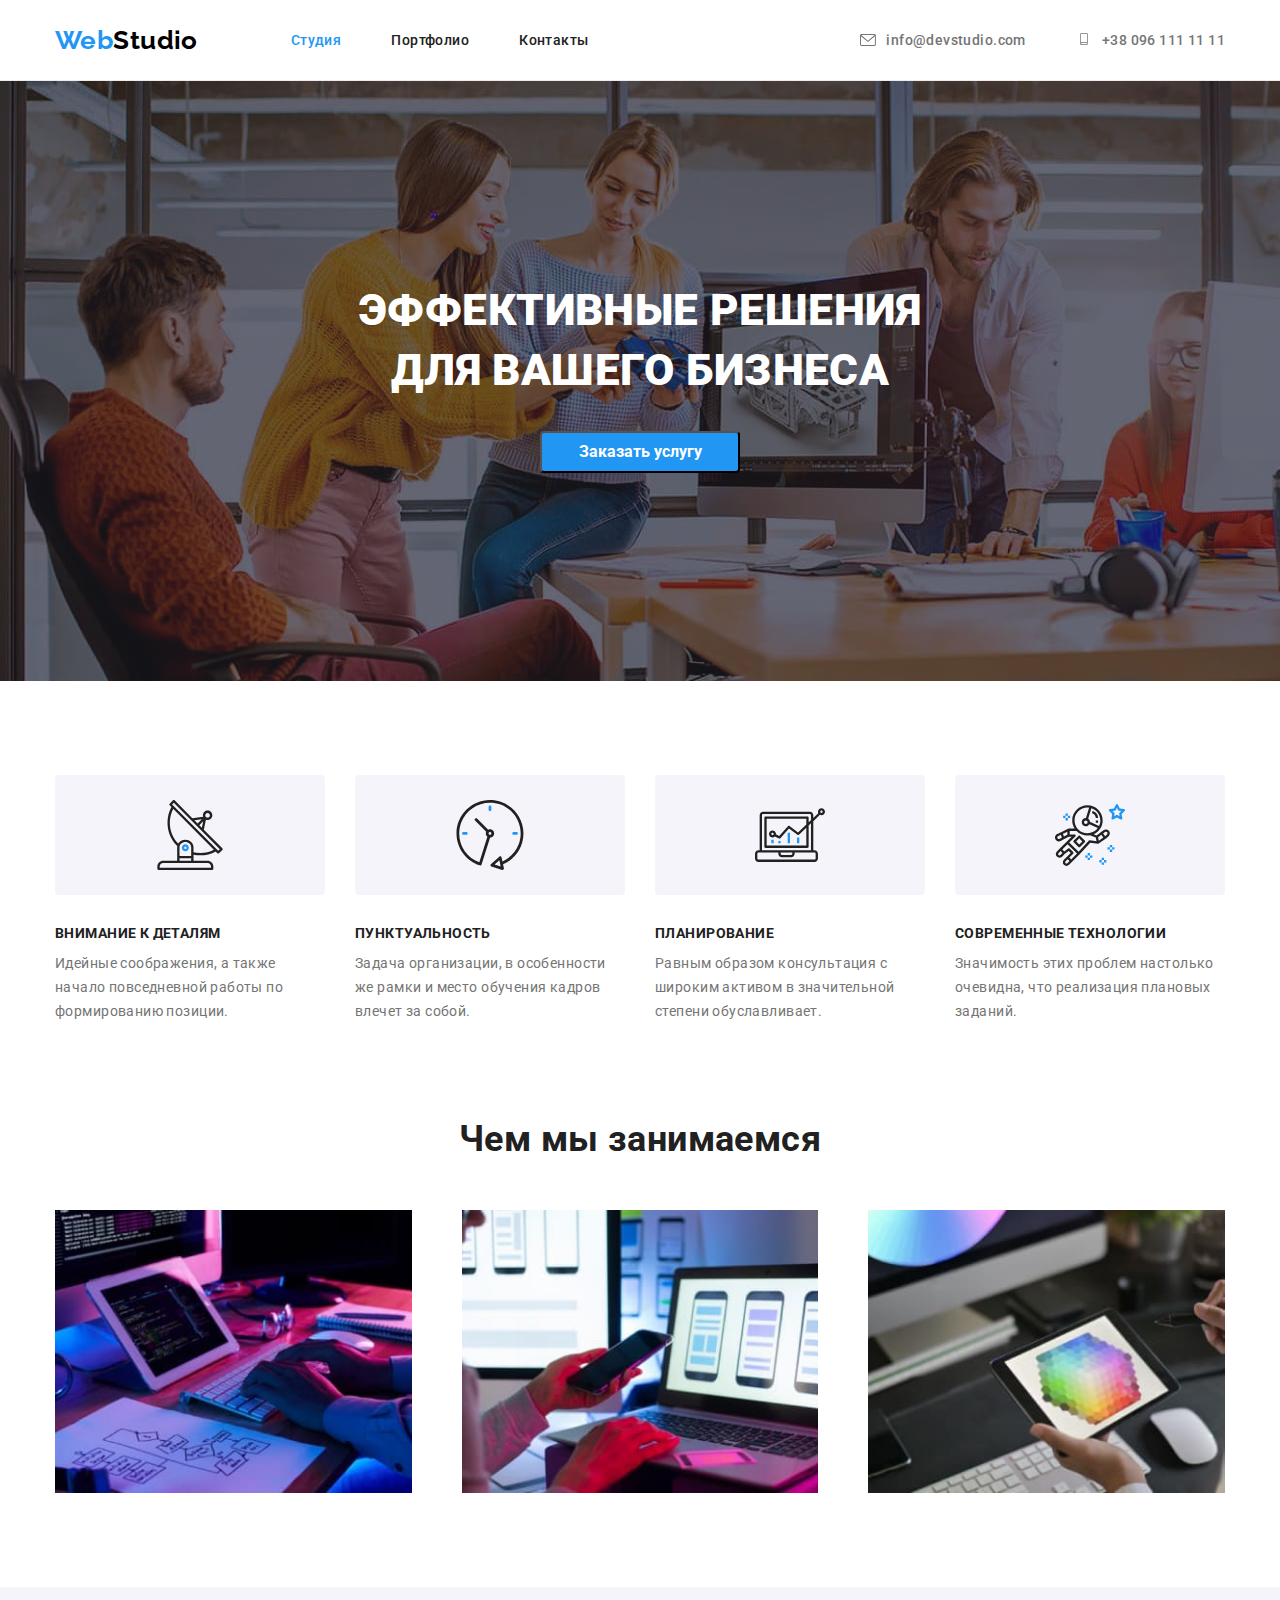
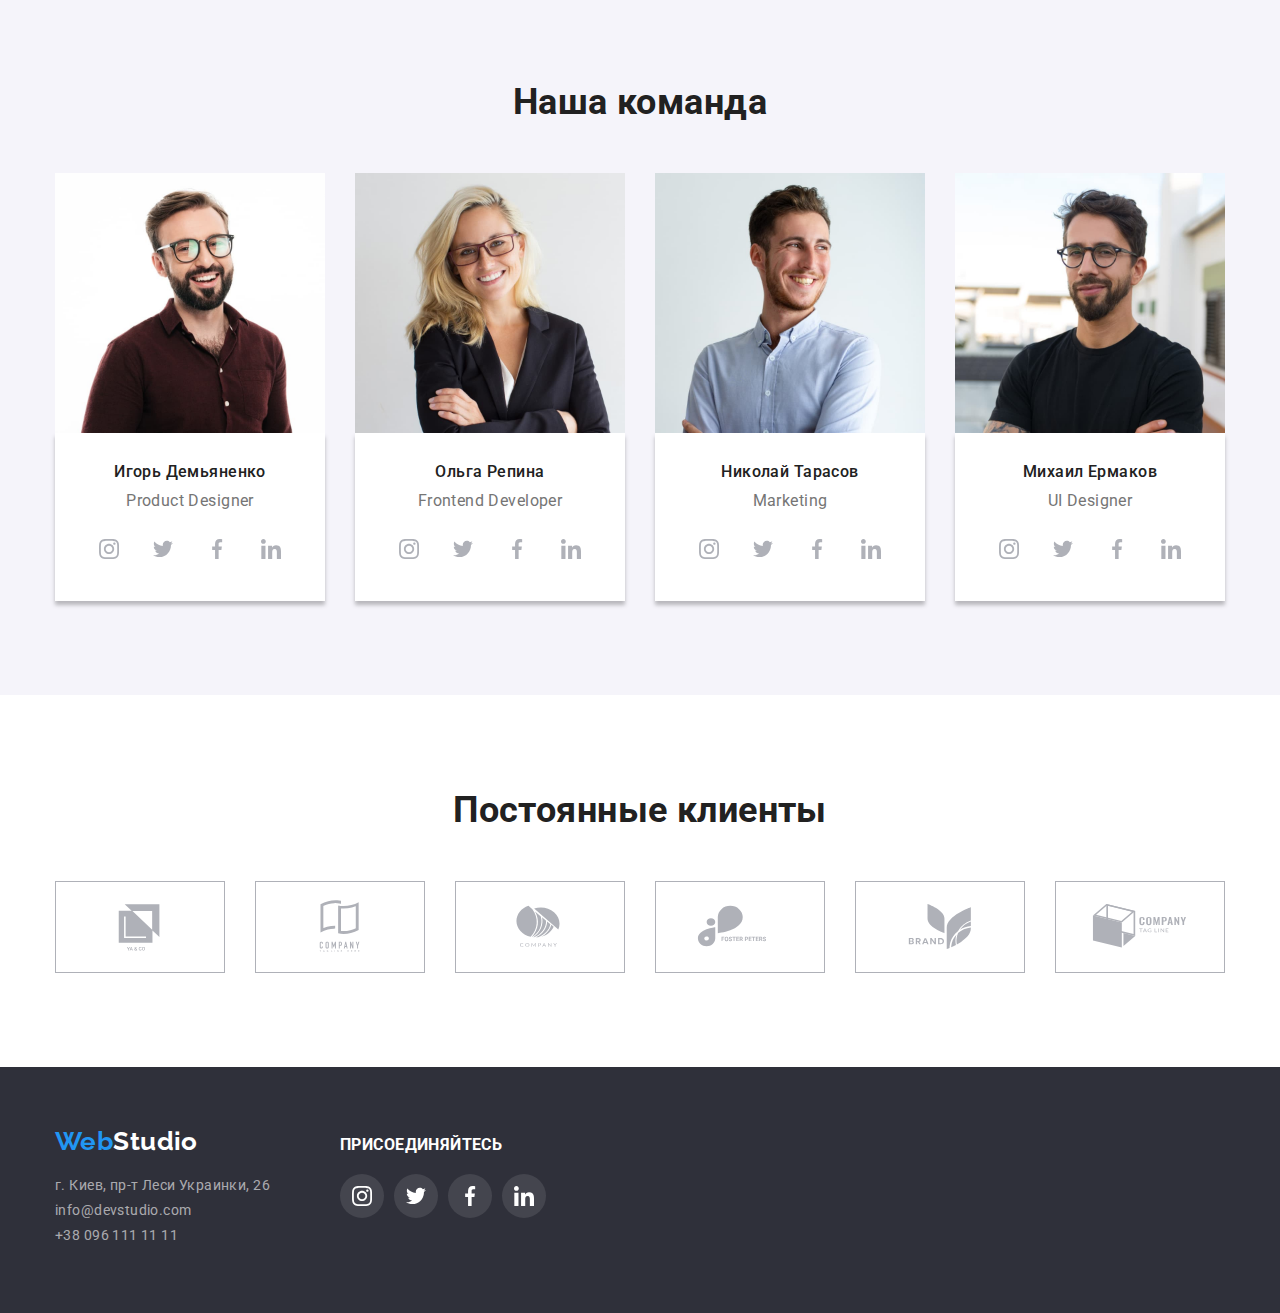
<file: index.html>
<!DOCTYPE html>
<html lang="ru">

<head>
    <meta charset="UTF-8">
    <meta http-equiv="X-UA-Compatible" content="IE=edge">
    <meta name="viewport" content="width=, initial-scale=1.0">
    <title>WebStudio</title>
    <link rel="preconnect" href="https://fonts.googleapis.com">
    <link rel="preconnect" href="https://fonts.gstatic.com" crossorigin>
    <link
        href="https://fonts.googleapis.com/css2?family=Raleway:wght@700&family=Roboto:wght@400;500;700;900&display=swap"
        rel="stylesheet">
    <link rel="stylesheet"
        href="https://cdnjs.cloudflare.com/ajax/libs/modern-normalize/1.1.0/modern-normalize.min.css">
    <link rel="stylesheet" href="./css/style.css">
</head>

    <body> 
        
            <header class="header">
                <div class="conteiner header-second">
                    <nav class="site-nav">
                        <a href="/" class=logo><span class="logo-color">Web</span>Studio</a>
                        <ul class="list list-nav">
                            <li class="link-header"><a href="./index.html" class="link current">Студия</a></li>
                            <li class="link-header"><a href="./portfolio.html" class="link">Портфолио</a></li>
                            <li class="link-header"><a href="/" class="link">Контакты</a></li>
                        </ul>
                    
                    </nav>
                    
                    <ul class="lists">                    
                            <li class="link-header">
                                <a href="mailto:info@devstudio.com" class="list user">
                                    <svg class="link-icon ">
                                        <use href="./images/sprite.svg#icon-envelope"></use>
                                    </svg>
                                    info@devstudio.com
                                </a>
                            </li>
                            <li class="link-header ">
                                <a href="tel:+380961111111" class="list user">
                                    <div>
                                        <svg class="link-icon">
                                        <use href="./images/sprite.svg#icon-smartphone"></use>
                                    </svg>+38 096 111 11 11
                                </div>
                                
                            </a>
                            </li>                  
                        
                    </ul>
                </div>
                
            
            </header>
                    
        

        <main>
            <!--Герой-->
            
                <section class="hero">
                    <div class="conteiner">
                        <h1 class="hero-title">Эффективные решения <br> для вашего бизнеса</h1>
                        <button type="button" class="button"> Заказать услугу</button>
                    </div>                    
                
                </section>
            
            
            <!--Преимущества-->
            
                <section class="section feature-section">
                    <div class="conteiner">
                        <ul class="feature-list list">
                            <li class="item">
                                <div class="icon-list">
                                    <svg class="feature-icon">
                                        <use href="./images/sprite.svg#icon-antenna"></use>
                                    </svg>
                                </div>
                                
                                <h3 class="title">Внимание к деталям</h3>
                                <p class="text">Идейные соображения, а также начало повседневной работы по формированию позиции.
                                </p>
                            </li>
                            <li class="item">
                                <div class="icon-list">
                                    <svg class="feature-icon">
                                        <use href="./images/sprite.svg#icon-clock"></use>
                                    </svg>
                                </div>                                
                                <h3 class="title">Пунктуальность</h3>
                                <p class="text">Задача организации, в особенности же рамки и место обучения кадров влечет за
                                    собой.
                                </p>
                            </li>
                            <li class="item">
                                <div class="icon-list">
                                    <svg class="feature-icon">
                                        <use href="./images/sprite.svg#icon-diagram"></use>
                                    </svg>
                                </div>
                                
                                <h3 class="title">Планирование</h3>
                                <p class="text">Равным образом консультация с широким активом в значительной степени
                                    обуславливает.
                                </p>
                            </li>
                            <li class="item">
                                <div class="icon-list">
                                    <svg class="feature-icon">
                                        <use href="./images/sprite.svg#icon-astronaut"></use>
                                    </svg>
                                </div>                                
                                <h3 class="title">Современные технологии</h3>
                                <p class="text">Значимость этих проблем настолько очевидна, что реализация плановых заданий.</p>
                            </li>
                        
                        </ul>
                    </div>
                    
                </section>
            
            
            <!--Примеры работ-->
            
                <section class="section works">
                    <div class="conteiner">
                        <h2 class="section-title">Чем мы занимаемся</h2>
                        <ul class="list card-set">
                            <li class="card"><img src="./images/box1.jpg" alt="версия для компьютера" width="370">
                            </li>
                                
                            <li class="card"> <a href=""><img src="./images/box2.jpg" alt="версия для телефона" width="370"></a>
                        
                            </li>
                            <li class="card"><a href=""><img src="./images/box3.jpg" alt="версия для планшета" width="370"></a>
                        
                            </li>
                        </ul>
                    </div>
                    
                </section>
            
            
            <!--Наша команда-->
            
                <section class="team">
                    <div class="conteiner">
                        <h2 class="section-title">Наша команда</h2>
                        <ul class="list card-names">
                            <li class="names">
                                <img src="./images/img1.jpg" alt="фото Игоря Демьяненко" width="270">
                                <div class="card-contant">
                                    <h3 class="name">Игорь Демьяненко</h3>
                                    <p class="post">Product Designer</p>
                                    <ul class="team-soc">
                                        <li class="team-child">
                                            <a href="" class="soc-link">
                                                <svg class="team-icon">
                                                    <use href="./images/sprite.svg#icon-instagram"></use>
                                                </svg>
                                            </a>
                                        </li>
                                        <li class="team-child">
                                            <a href="" class="soc-link">
                                                <svg class="team-icon">
                                                    <use href="./images/sprite.svg#icon-twitter"></use>
                                                </svg>
                                            </a>
                                        </li>
                                        <li class="team-child">
                                            <a href="" class="soc-link">
                                                <svg class="team-icon">
                                                    <use href="./images/sprite.svg#icon-facebook"></use>
                                                </svg>
                                            </a>
                                        </li>
                                        <li class="team-child">
                                            <a href="" class="soc-link">
                                                <svg class="team-icon">
                                                    <use href="./images/sprite.svg#icon-linkedin"></use>
                                                </svg>
                                            </a>
                                        </li>
                                    </ul>
                                </div>
                                
                        
                            </li>
                            <li class="names">
                                <img src="./images/img2.jpg" alt="фото Ольги Репиной" width="270">
                                <div class="card-contant">
                                    <h3 class="name">Ольга Репина</h3>
                                    <p class="post">Frontend Developer</p>
                                    <ul class="team-soc">
                                        <li class="team-child">
                                            <a href="" class="soc-link">
                                                <svg class="team-icon">
                                                    <use href="./images/sprite.svg#icon-instagram"></use>
                                                </svg>
                                            </a>
                                        </li>
                                        <li class="team-child">
                                            <a href="" class="soc-link">
                                                <svg class="team-icon">
                                                    <use href="./images/sprite.svg#icon-twitter"></use>
                                                </svg>
                                            </a>
                                        </li>
                                        <li class="team-child">
                                            <a href="" class="soc-link">
                                                <svg class="team-icon">
                                                    <use href="./images/sprite.svg#icon-facebook"></use>
                                                </svg>
                                            </a>
                                        </li>
                                        <li class="team-child">
                                            <a href="" class="soc-link">
                                                <svg class="team-icon">
                                                    <use href="./images/sprite.svg#icon-linkedin"></use>
                                                </svg>
                                            </a>
                                        </li>
                                    </ul>
                                </div>
                                    
                        
                        
                            </li>
                            <li class="names">
                                <img src="./images/img3.jpg" alt="фото Николая Тарасова" width="270">
                                <div class="card-contant">
                                    <h3 class="name">Николай Тарасов</h3>
                                    <p class="post">Marketing</p>
                                    <ul class="team-soc">
                                        <li class="team-child">
                                            <a href="" class="soc-link">
                                                <svg class="team-icon">
                                                    <use href="./images/sprite.svg#icon-instagram"></use>
                                                </svg>
                                            </a>
                                        </li>
                                        <li class="team-child">
                                            <a href="" class="soc-link">
                                                <svg class="team-icon">
                                                    <use href="./images/sprite.svg#icon-twitter"></use>
                                                </svg>
                                            </a>
                                        </li>
                                        <li class="team-child">
                                            <a href="" class="soc-link">
                                                <svg class="team-icon">
                                                    <use href="./images/sprite.svg#icon-facebook"></use>
                                                </svg>
                                            </a>
                                        </li>
                                        <li class="team-child">
                                            <a href="" class="soc-link">
                                                <svg class="team-icon">
                                                    <use href="./images/sprite.svg#icon-linkedin"></use>
                                                </svg>
                                            </a>
                                        </li>
                                    </ul>
                                </div>
                        
                            </li>
                            <li class="names">
                                <img src="./images/img4.jpg" alt="фото Михаила Ермакова" width="270">
                                <div class="card-contant">
                                    <h3 class="name">Михаил Ермаков</h3>
                                    <p class="post">UI Designer</p>
                                    <ul class="team-soc">
                                        <li class="team-child">
                                            <a href=""class="soc-link">
                                                <svg class="team-icon">
                                                    <use href="./images/sprite.svg#icon-instagram"></use>
                                                </svg>
                                            </a>
                                        </li>
                                        <li class="team-child">
                                            <a href="" class="soc-link">
                                                <svg class="team-icon">
                                                    <use href="./images/sprite.svg#icon-twitter"></use>
                                                </svg>
                                            </a>
                                        </li>
                                        <li class="team-child">
                                            <a href="" class="soc-link">
                                                <svg class="team-icon">
                                                    <use href="./images/sprite.svg#icon-facebook"></use>
                                                </svg>
                                            </a>
                                        </li>
                                        <li class="team-child">
                                            <a href="" class="soc-link">
                                                <svg class="team-icon">
                                                    <use href="./images/sprite.svg#icon-linkedin"></use>
                                                </svg>
                                            </a>
                                        </li>
                                    </ul>
                                </div>
                        
                            </li>
                        </ul>
                    </div>
                    
                </section>

                <section class="clients">
                   <div class="conteiner">
                    <h2 class="section-title">Постоянные клиенты</h2>
                    <ul class="list card-clients">
                        <li class="card">
                            <a href="" class="link-logo">
                            <svg class="logo-icon">
                                <use href="./images/sprite.svg#icon-Logo1"></use>
                            </svg>
                        </a>
                        </li>
                    
                        <li class="card">
                            <a href="" class="link-logo">
                            <svg class="logo-icon">
                                <use href="./images/sprite.svg#icon-Logo2"></use>
                            </svg>
                        </a>
                    
                        </li>
                        <li class="card">
                            <a href="" class="link-logo">
                            <svg class="logo-icon">
                                <use href="./images/sprite.svg#icon-Logo3"></use>
                            </svg>
                        </a>
                    
                        </li>
                        <li class="card">
                            <a href="" class="link-logo">
                                <svg class="logo-icon">
                                    <use href="./images/sprite.svg#icon-Logo4"></use>
                                </svg>
                            </a>
                        
                        </li>
                        <li class="card">
                            <a href="" class="link-logo">
                                <svg class="logo-icon">
                                    <use href="./images/sprite.svg#icon-Logo5"></use>
                                </svg>
                            </a>
                        
                        </li>
                        <li class="card">
                            <a href="" class="link-logo">
                                <svg class="logo-icon">
                                    <use href="./images/sprite.svg#icon-Logo6"></use>
                                </svg>
                            </a>
                        
                        </li>
                    </ul>

                   </div>


                </section>
            
            
        </main>
        <!--Футер-->
        
            <footer class="footer">
                <div class="conteiner footer-conteiner">
                <div class=" footer-first">
                    <a href="/" class="footer-logo"><span class="logo-color">Web</span>Studio</a>
                    <address class="address">
                        <span class="footer-link">г. Киев, пр-т Леси Украинки, 26</span>
                        <a href="mailto:info@devstudio.com" class="footer-link">info@devstudio.com</a>
                        <a href="tel:+380961111111" class="footer-link">+38 096 111 11 11</a>
                    </address>
                </div>
                <div class="footer-icon">
                    <p class="title-footer">ПРИСОЕДИНЯЙТЕСЬ</p>
                    <ul class="footer-soc">
                        <li class="footer-list">
                            <a href="" class="footer-links">
                                <svg class="footer-icons">
                                    <use href="./images/sprite.svg#icon-instagram"></use>
                                </svg>
                            </a>
                        </li>
                        <li class="footer-list">
                            <a href="" class="footer-links">
                                <svg class="footer-icons">
                                    <use href="./images/sprite.svg#icon-twitter"></use>
                                </svg>
                            </a>
                        </li>
                        <li class="footer-list">
                            <a href="" class="footer-links">
                                <svg class="footer-icons">
                                    <use href="./images/sprite.svg#icon-facebook"></use>
                                </svg>
                            </a>
                        </li>
                        <li class="footer-list">
                            <a href="" class="footer-links">
                                <svg class="footer-icons">
                                    <use href="./images/sprite.svg#icon-linkedin"></use>
                                </svg>
                            </a>
                        </li>
                    </ul>
                </div>
                </div>
                
            </footer>
        
        

    </body>


</html>
</file>
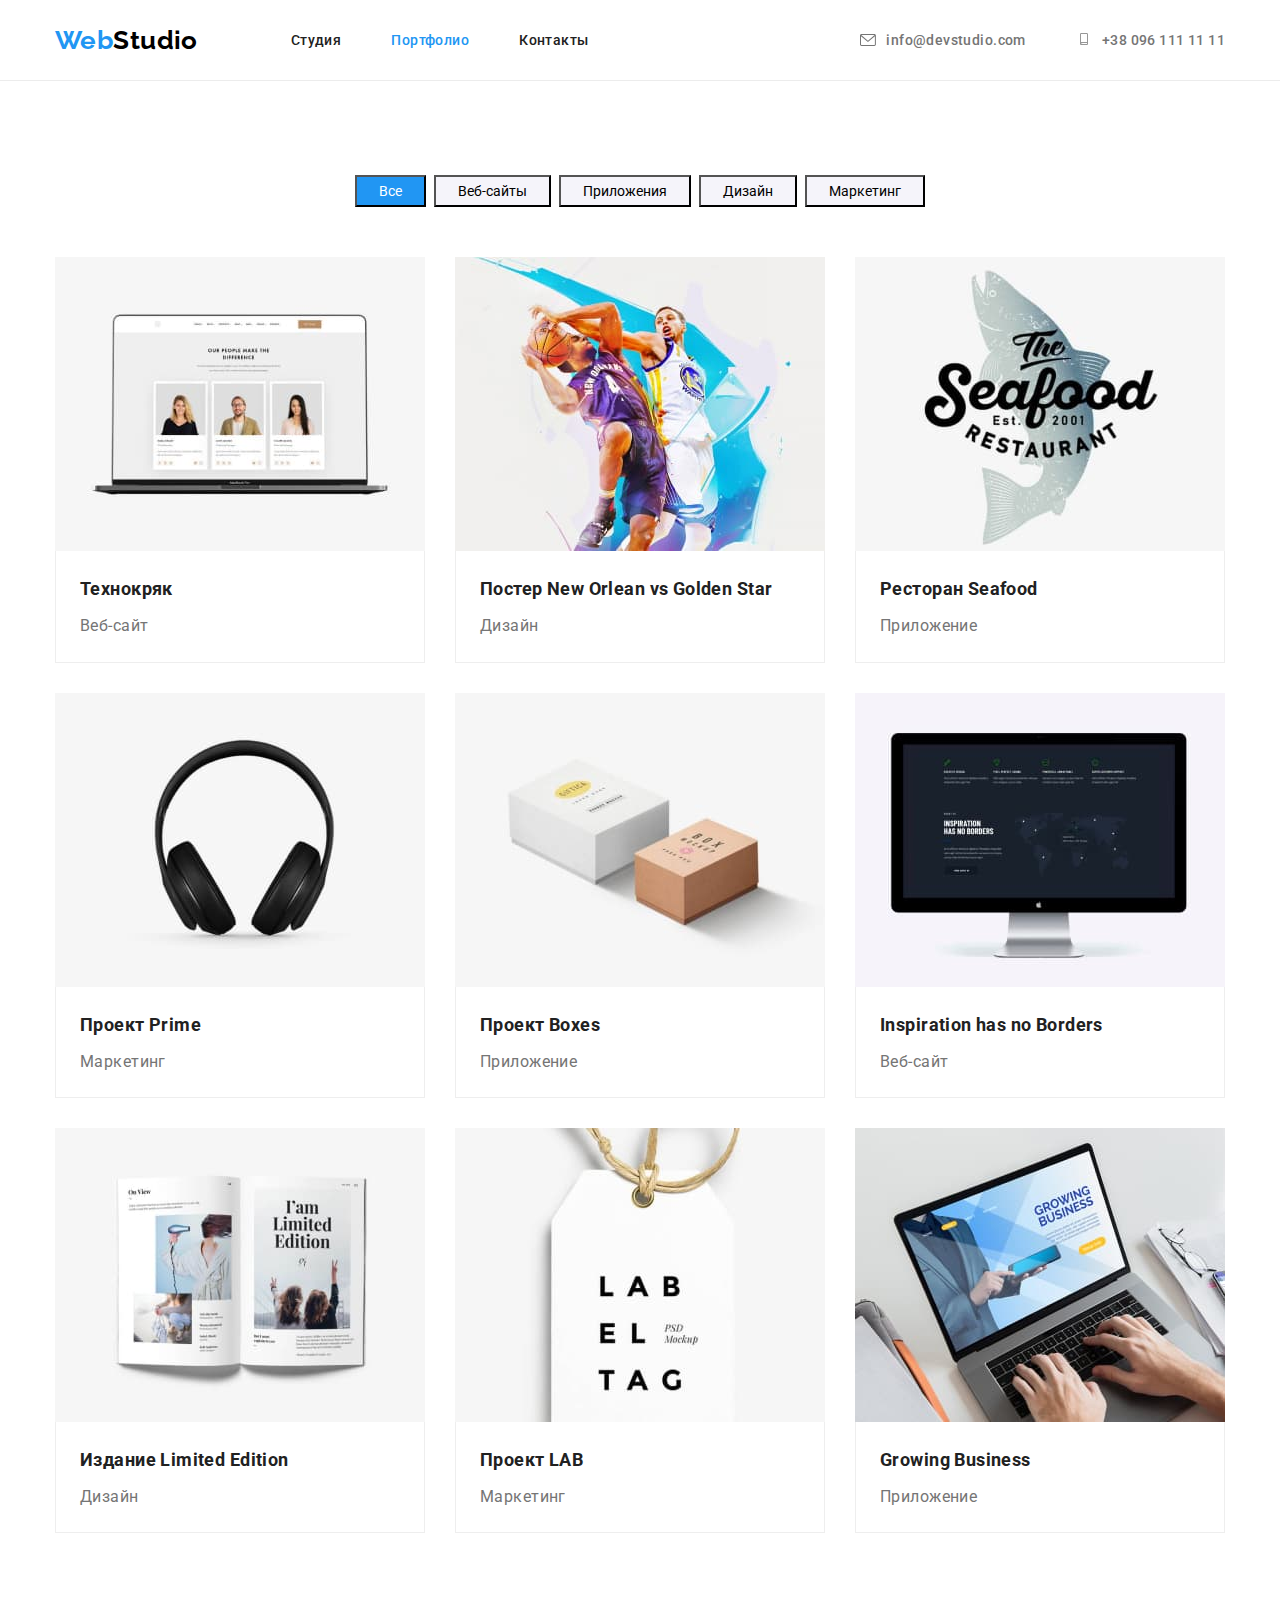
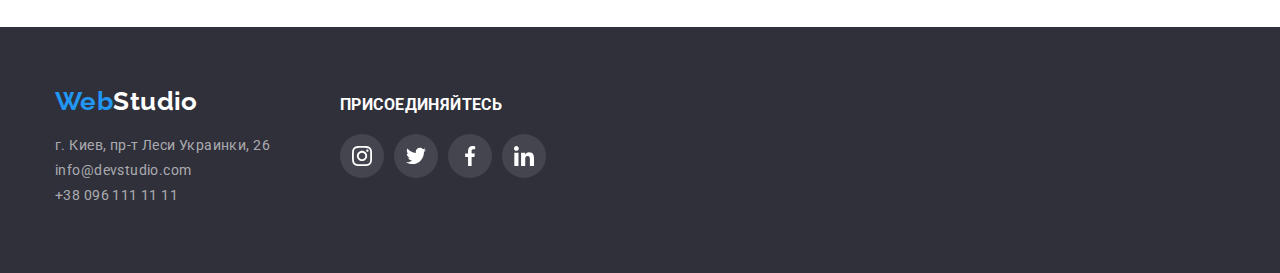
<file: portfolio.html>
<!DOCTYPE html>
<html lang="ru">

<head>
    <meta charset="UTF-8">
    <meta http-equiv="X-UA-Compatible" content="IE=edge">
    <meta name="viewport" content="width=, initial-scale=1.0">
    <title>WebStudio</title>
    <link rel="preconnect" href="https://fonts.googleapis.com">
    <link rel="preconnect" href="https://fonts.gstatic.com" crossorigin>
    <link
        href="https://fonts.googleapis.com/css2?family=Raleway:wght@700&family=Roboto:wght@400;500;700;900&display=swap"
        rel="stylesheet">
    <link rel="stylesheet"
        href="https://cdnjs.cloudflare.com/ajax/libs/modern-normalize/1.1.0/modern-normalize.min.css">
    <link rel="stylesheet" href="./css/style.css">
</head>



    <body>
        
            <header class="header">
                <div class="conteiner header-second">
                    <nav class="site-nav">
                        <a href="/" class=logo><span class="logo-color">Web</span>Studio</a>
                        <ul class="list list-nav">
                            <li class="link-header"><a href="./index.html" class="link">Студия</a></li>
                            <li class="link-header"><a href="./portfolio.html" class="link current">Портфолио</a></li>
                            <li class="link-header"><a href="/" class="link">Контакты</a></li>
                        </ul>
            
                    </nav>
            
                    <ul class="lists">
                        <li class="link-header">
                            <a href="mailto:info@devstudio.com" class="list user">
                                <svg class="link-icon ">
                                    <use href="./images/sprite.svg#icon-envelope"></use>
                                </svg>
                                info@devstudio.com
                            </a>
                        </li>
                        <li class="link-header ">
                            <a href="tel:+380961111111" class="list user">
                                <div>
                                    <svg class="link-icon">
                                        <use href="./images/sprite.svg#icon-smartphone"></use>
                                    </svg>+38 096 111 11 11
                                </div>
            
                            </a>
                        </li>
            
                    </ul>
                </div>
            
            
            </header>
        
    
        <main>
            <section class="portfolio">
                <div class="conteiner">
                    <h1 class="visually-hidden">Портфолио</h1>
                    <ul class="list first">
                        <li class="portfolio-button">
                            <button type="button" class="filtr currents">Все</button>
                        </li>
                        <li class="portfolio-button">
                            <button type="button" class="filtr">Веб-сайты</button>
                        </li>
                        <li class="portfolio-button">
                            <button type="button" class="filtr">Приложения</button>
                        </li>
                        <li class="portfolio-button">
                            <button type="button" class="filtr">Дизайн</button>
                        </li>
                        <li class="portfolio-button">
                            <button type="button" class="filtr">Маркетинг</button>
                        </li>
                    </ul>                 
                    
                    
                    <ul class="second">
                        <li class="filtrs">
                            <a href="" class="links">
                                <img src="./images/portfolio/img.jpg" alt="иллюстрация проекта" width="370">
                                <div class="card-cont">
                                    <h2 class="title">Технокряк</h2>
                                    <p class="description">Веб-сайт</p>
                                </div>
                    
                            </a>
                        </li>
                        <li class="filtrs">
                            <a href="" class="links">
                                <div class="card-set">
                                    <img src="./images/portfolio/img1.jpg" alt="иллюстрация проекта" width="370">
                                </div>
                    
                                <div class="card-cont">
                                    <h2 class="title">Постер New Orlean vs Golden Star</h2>
                                    <p class="description">Дизайн</p>
                                </div>
                    
                            </a>
                        </li>
                        <li class="filtrs">
                            <a href="" class="links">
                                <div class="card-set">
                                    <img src="./images/portfolio/img2.jpg" alt="иллюстрация проекта" width="370">
                                </div>
                    
                                <div class="card-cont">
                                    <h2 class="title">Ресторан Seafood</h2>
                                    <p class="description">Приложение</p>
                                </div>
                    
                            </a>
                        </li>
                        <li class="filtrs">
                            <a href="" class="links">
                                <div class="card-set">
                                    <img src="./images/portfolio/img3.jpg" alt="иллюстрация проекта" width="370">
                                </div>
                    
                                <div class="card-cont">
                                    <h2 class="title">Проект Prime</h2>
                                    <p class="description">Маркетинг</p>
                                </div>
                    
                            </a>
                    
                        </li>
                        <li class="filtrs">
                            <a href="" class="links">
                                <div class="card-set">
                                    <img src="./images/portfolio/img4.jpg" alt="иллюстрация проекта" width="370">
                                </div>
                    
                                <div class="card-cont">
                                    <h2 class="title">Проект Boxes</h2>
                                    <p class="description">Приложение</p>
                                </div>
                    
                            </a>
                    
                        </li>
                        <li class="filtrs">
                            <a href="" class="links">
                                <div class="card-set">
                                    <img src="./images/portfolio/img5.jpg" alt="иллюстрация проекта" width="370">
                                </div>
                    
                                <div class="card-cont">
                                    <h2 class="title">Inspiration has no Borders</h2>
                                    <p class="description">Веб-сайт</p>
                                </div>
                    
                            </a>
                    
                        </li>
                        <li class="filtrs">
                            <a href="" class="links">
                                <div class="card-set">
                                    <img src="./images/portfolio/img6.jpg" alt="иллюстрация проекта" width="370">
                                </div>
                    
                                <div class="card-cont">
                                    <h2 class="title">Издание Limited Edition</h2>
                                    <p class="description">Дизайн</p>
                                </div>
                    
                            </a>
                    
                        </li>
                        <li class="filtrs">
                            <a href="" class="links">
                                <div class="card-set">
                                    <img src="./images/portfolio/img7.jpg" alt="иллюстрация проекта" width="370">
                                </div>
                    
                                <div class="card-cont">
                                    <h2 class="title">Проект LAB</h2>
                                    <p class="description">Маркетинг</p>
                                </div>
                    
                            </a>
                    
                        </li>
                        <li class="filtrs">
                            <a href="" class="links">
                                <div class="card-set">
                                    <img src="./images/portfolio/img8.jpg" alt="иллюстрация проекта" width="370">
                                </div>
                    
                                <div class="card-cont">
                                    <h2 class="title">Growing Business</h2>
                                    <p class="description">Приложение</p>
                                </div>
                    
                            </a>
                    
                        </li>
                    
                    </ul>

                </div>       
               
            </section>
        </main>
    
        
            <footer class="footer">
                <div class="conteiner footer-conteiner">
                    <div class=" footer-first">
                        <a href="/" class="footer-logo"><span class="logo-color">Web</span>Studio</a>
                        <address class="address">
                            <span class="footer-link">г. Киев, пр-т Леси Украинки, 26</span>
                            <a href="mailto:info@devstudio.com" class="footer-link">info@devstudio.com</a>
                            <a href="tel:+380961111111" class="footer-link">+38 096 111 11 11</a>
                        </address>
                    </div>
                    <div class="footer-icon">
                        <p class="title-footer">ПРИСОЕДИНЯЙТЕСЬ</p>
                        <ul class="footer-soc">
                            <li class="footer-list">
                                <a href="" class="footer-links">
                                    <svg class="footer-icons">
                                        <use href="./images/sprite.svg#icon-instagram"></use>
                                    </svg>
                                </a>
                            </li>
                            <li class="footer-list">
                                <a href="" class="footer-links">
                                    <svg class="footer-icons">
                                        <use href="./images/sprite.svg#icon-twitter"></use>
                                    </svg>
                                </a>
                            </li>
                            <li class="footer-list">
                                <a href="" class="footer-links">
                                    <svg class="footer-icons">
                                        <use href="./images/sprite.svg#icon-facebook"></use>
                                    </svg>
                                </a>
                            </li>
                            <li class="footer-list">
                                <a href="" class="footer-links">
                                    <svg class="footer-icons">
                                        <use href="./images/sprite.svg#icon-linkedin"></use>
                                    </svg>
                                </a>
                            </li>
                        </ul>
                    </div>
                </div>
            
            </footer>
        
    
    </body>
</div>

</html>
</file>
<file: css/style.css>
/* основной цвет  #757575* */
/* вторичный цвет #212121* /
/* цвет фона  #E5E5E5*/
/* вторичный цвет фона  2F303A*/
/* цвет в хутуре rgb(0, 0, 0, 0.2) */
/* акцент 2196F3*/

:root {
  --primary-text-color: #757575;
  --title-text-color: #212121;
  --primary-bg-color: #ffffff;
  --secondary-bg-color: #2f303a;
  --accent: #2196f3;
}
/* общие свойства */
body {
  background-color: var(--primary-bg-color);
  color: var(--primary-text-color);
  font-family: Roboto, sans-serif;
  font-weight: 400;
  font-size: 14px;
  letter-spacing: 0.03em;
}
.conteiner {
  margin-left: auto;
  margin-right: auto;
  width: 1200px;
  padding: 0 15px;
}

img {
  display: block;
  max-width: 100%;
  height: auto;
}

.list {
  list-style: none;
}

/* хедер */
.header {
  border-bottom: 1px solid #ececec;
}
.header-second {
  display: flex;
}

.logo {
  display: flex;
  align-items: center;
  color: #000000;
  font-family: Raleway, sans-serif;
  font-weight: 700;
  font-size: 26px;
  line-height: 1.19;
  text-decoration: none;
  margin-right: 93px;
}
.logo-color {
  color: var(--accent);
}

.lists {
  display: flex;
  align-items: center;
  padding-left: 0px;
  list-style: none;
  margin: 0 0 0 auto;
  color: var(--primary-text-color);
  fill: var(--primary-text-color);
}

.user {
  display: flex;
  align-items: center;
  color: var(--primary-text-color);
  font-weight: 500;
  font-size: 14px;
  padding-top: 32px;
  padding-bottom: 32px;
  text-decoration: none;
  fill: currentColor;
}

.link-header {
  margin: 0 0 0 50px;
}
.link-header:first-child {
  margin-left: 0;
}

.link-icon {
  width: 16px;
  height: 12px;
  margin-right: 10px;
}
.user:hover,
.user:focus {
  color: var(--accent);
}
/* Навигация */
.site-nav {
  display: flex;
}
.list-nav {
  padding-left: 0px;
  display: flex;
  align-items: center;
  color: var(--title-text-color);
  margin: 0;
}

.site-nav .link:hover,
.site-nav .link.current {
  color: var(--accent);
}

.link {
  display: flex;
  align-items: center;
  color: var(--title-text-color);
  font-weight: 500;
  font-size: 14px;
  line-height: 1.17;
  text-decoration: none;
  padding-top: 32px;
  padding-bottom: 32px;
}

/* Герой */

.hero {
  text-align: center;
  max-width: 1600px;
  min-height: 600px;
  margin-left: auto;
  margin-right: auto;
  background-color: #c4c4c4;
  background-image: linear-gradient(
      to right,
      rgba(47, 48, 58, 0.4),
      rgba(47, 48, 58, 0.4)
    ),
    url(../images/hero.jpg);

  background-size: cover;
  padding-top: 200px;
  padding-bottom: 200px;
}

.hero-title {
  color: #ffffff;
  font-weight: 900;
  font-size: 44px;
  line-height: 1.36;
  text-transform: uppercase;
  margin-top: 0;
  margin-bottom: 30px;
}
.button {
  color: var(--primary-bg-color);
  background-color: var(--accent);
  font-weight: 700;
  font-size: 16px;
  width: 200px;
  padding: 10px 32px;
  border-radius: 4px;
  cursor: pointer;
  box-sizing: border-box;
}
.button:hover,
.button:focus {
  background-color: #188ce8;
}

/* Секция */

.section {
  display: block;
}
.section-title {
  color: var(--title-text-color);
  font-weight: 700;
  font-size: 36px;
  line-height: 1.17;
  text-align: center;
  margin-top: 0;
  margin-bottom: 50px;
}

/* Преимущества */
.feature-icon {
  width: 70px;
  height: 70px;
}
.icon-list {
  width: 270px;
  height: 120px;
  background-color: #f5f4fa;
  display: flex;
  justify-content: center;
  align-items: center;
  border-radius: 4px;
  margin-bottom: 30px;
}

.visually-hidden {
  position: absolute;
  clip: rect(0 0 0 0);
  width: 1px;
  height: 1px;
  margin: -1px;
}
.feature-section {
  padding-top: 94px;
}

.feature-list {
  display: flex;
  padding-left: 0px;
  margin-top: 0;
  margin-bottom: 0;
}
.feature-list > .item {
  width: 270px;
  margin-left: 30px;
}
.feature-list > .item:first-child {
  margin-left: 0;
}

.feature-list .title {
  color: var(--title-text-color);
  font-weight: 700;
  font-size: 14px;
  line-height: 1.17;
  text-transform: uppercase;
  margin-top: 0;
  margin-bottom: 0;
  padding: 0;
  margin-bottom: 10px;
}
.feature-list .text {
  color: var(--primary-text-color);
  font-weight: 400;
  font-size: 14px;
  line-height: 1.71;
  margin-top: 0;
  margin-bottom: 0;
  padding: 0;
}

/* Примеры работ */
.works {
  padding-top: 94px;
  padding-bottom: 94px;
}

.card-set {
  display: flex;
  padding: 0;
  margin: 0;
}
.card-set > .card {
  margin-left: 50px;
}
.card-set > .card:first-child {
  margin-left: 0;
}

/* Наша команда */

.team {
  background-color: #f5f4fa;
  display: flex;
  padding-top: 94px;
  padding-bottom: 94px;
}
.card-contant {
  padding: 30px 10px;
  text-align: center;
  background: #ffffff;
  box-shadow: 0 4px 4px 0 rgba(0, 0, 0, 0.25);
}
.card-names {
  display: flex;
  padding: 0;
  margin: 0;
  border: #f5f4fa;
}
.card-names > .names {
  margin-left: 30px;
}
.card-names > .names:first-child {
  margin-left: 0;
}

.name {
  color: var(--title-text-color);
  font-size: 16px;
  font-weight: 500;
  line-height: 1.17;
  margin: 0 0 10px 0;
}
.post {
  color: var(--primary-text-color);
  font-size: 16px;
  font-weight: 400;
  line-height: 1.17;
  margin: 0;
}
.team-soc {
  display: flex;
  align-items: center;
  justify-content: center;
  list-style: none;
  margin: 16px 0 0 0;
  padding: 0;
}
.team-link {
  margin-left: 10px;
}

.team-icon {
  width: 20px;
  height: 20px;
}
.soc-link {
  display: flex;
  justify-content: center;
  align-items: center;
  width: 44px;
  height: 44px;
  border-radius: 50%;
  fill: #afb1b8;
}
.team-child {
  background-color: white;
  margin-left: 10px;
}
.team-child:first-child {
  margin-left: 0;
}

.soc-link:hover,
.soc-link:focus {
  fill: #ffffff;
  background-color: var(--accent);
}
/* Наши клиенты */
.clients {
  padding-top: 94px;
  padding-bottom: 94px;
}
.card-clients {
  display: flex;
  align-items: center;
  justify-content: center;
  padding: 0;
  margin: 0 0 0 -30px;
}
.card {
  margin: 0 0 0 30px;
}
.logo-icon {
  width: 106px;
  height: 60px;
}
.link-logo {
  display: flex;
  align-items: center;
  justify-content: center;
  width: 170px;
  height: 92px;
  fill: #afb1b8;
  border: 1px solid #afb1b8;
}
.link-logo:hover,
.link-logo:focus {
  fill: var(--accent);
  border: 1px solid var(--accent);
}

/* футер */
.footer {
  background-color: #2f303a;
  padding-top: 60px;
  padding-bottom: 60px;
}
.footer-conteiner {
  display: flex;
  align-items: baseline;
}

.footer-logo {
  display: flex;
  align-items: center;
  color: #ffffff;
  font-family: Raleway, sans-serif;
  font-weight: 700;
  font-size: 26px;
  text-decoration: none;
  margin: 0;
}

.address {
  color: #ffffff;
  font-size: 14px;
  font-style: normal;
  display: block;
  margin-top: 20px;
}
.footer-link {
  color: rgba(255, 255, 255, 0.6);
  font-size: 14px;
  font-weight: 400;
  line-height: 1.17;
  text-decoration: none;
  display: block;
  margin-bottom: 9px;
}
.footer-icon {
  display: block;
  margin-left: 70px;
}

.footer-icons {
  width: 20px;
  height: 20px;
  fill: #ffffff;
}

.title-footer {
  font-family: Roboto, sans-serif;
  font-weight: 700;
  font-size: 16px;
  line-height: 1.2;
  text-transform: uppercase;
  margin: 0 0 20px 0;
  color: #ffffff;
}
.footer-soc {
  display: flex;
  justify-content: center;
  align-items: center;
  margin: 0;
  padding: 0;
}
.footer-list {
  display: flex;
  margin: 0;
  padding: 0;
}
.footer-list:not(:last-child) {
  margin-right: 10px;
}

.footer-links {
  display: inline-flex;
  justify-content: center;
  align-items: center;
  width: 44px;
  height: 44px;
  background-color: rgba(255, 255, 255, 0.1);
  color: var(--second-white-color);
  border-radius: 50%;
}
.footer-links:hover {
  background-color: var(--accent);
}

/* Портфолио */
.portfolio {
  background-color: #ffffff;
  padding-top: 94px;
  padding-bottom: 94px;
}
.first {
  display: flex;
  justify-content: center;
  padding: 0;
  margin: 0 0 50px 0;
}

.filtr {
  background-color: #f5f4fa;
  padding: 6px 22px;
  border-radius: 0;
}
.portfolio-button {
  margin-left: 8px;
}
.portfolio-button:first-child {
  margin-left: 0;
}

.filtr:hover,
.filtr:focus {
  background-color: var(--accent);
  color: #ffffff;
  box-shadow: 0 4px 4px 0 rgba(0, 0, 0, 0.25);
}
.card-cont > .title {
  color: var(--title-text-color);
  font-size: 18px;
  font-weight: 700;
  line-height: 2;
  margin: 0;
  padding: 0;
}
.description {
  color: var(--primary-text-color);
  font-weight: 400;
  font-size: 16px;
  line-height: 1.88;
  margin: 0;
  padding: 0;
}

.currents {
  color: var(--primary-bg-color);
  background-color: var(--accent);
}

.second {
  list-style: none;
  display: flex;
  flex-wrap: wrap;
  margin-bottom: 0;
  padding-left: 0;
  margin-left: -30px;
  margin-top: -30px;
}
.links {
  text-decoration: none;
  display: block;
}

.links:hover,
.links:focus {
  box-shadow: 0 4px 4px 0 rgba(0, 0, 0, 0.25);
}

.second > .filtrs {
  margin-left: 30px;
  margin-top: 30px;
}
.card-cont {
  padding: 20px 24px;
  margin: 0;
  border-bottom: 1px solid rgba(238, 238, 238, 1);
  border-left: 1px solid rgba(238, 238, 238, 1);
  border-right: 1px solid rgba(238, 238, 238, 1);
}
.card-cont > .title {
  margin: 0 0 4px 0;
}
</file>
